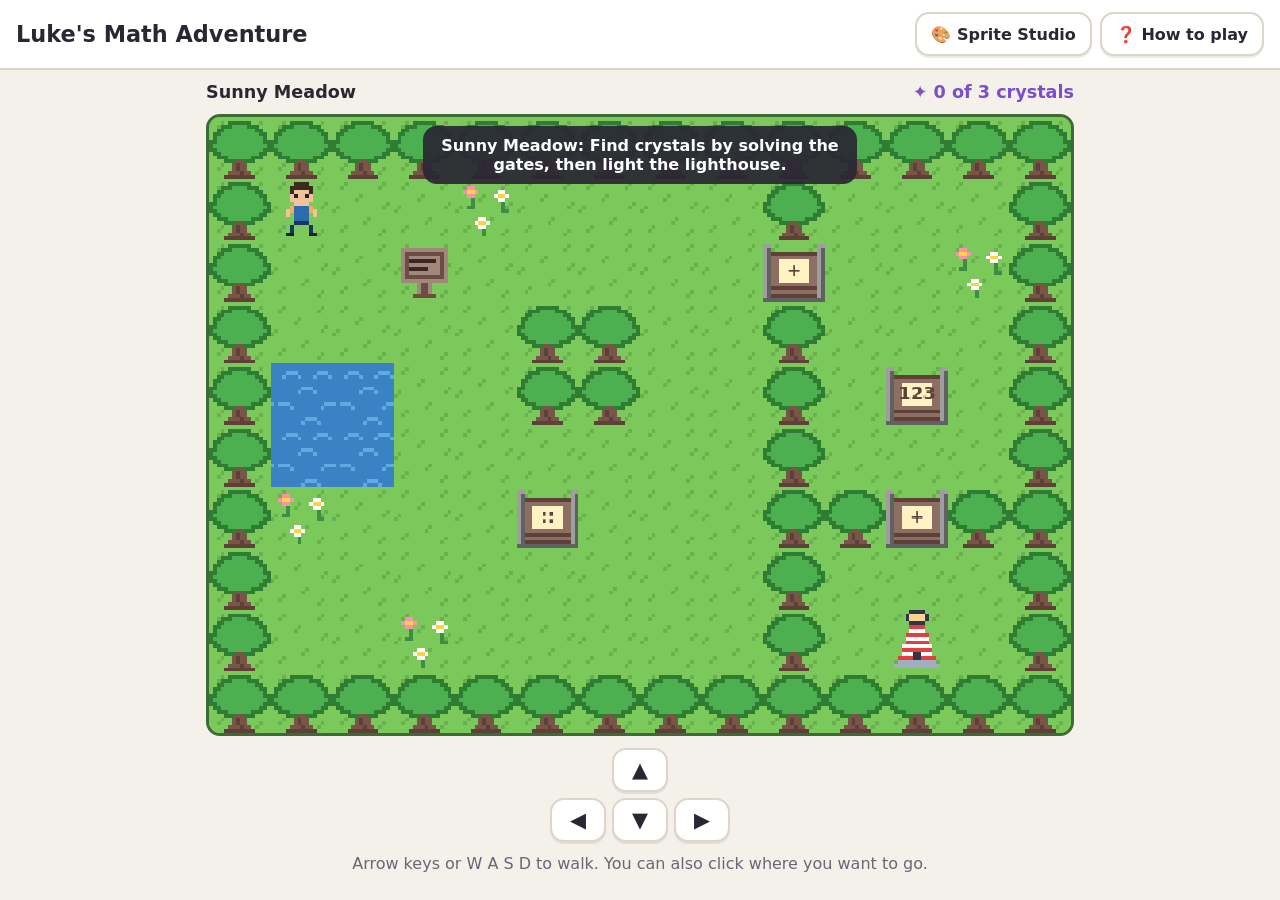
<file: index.html>
<!doctype html>
<html lang="en">
<head>
  <meta charset="utf-8">
  <meta name="viewport" content="width=device-width, initial-scale=1">
  <title>Luke's Math Adventure</title>
  <link rel="stylesheet" href="css/lab.css">
</head>
<body class="game-page">
  <header class="topbar">
    <h1>Luke's Math Adventure</h1>
    <nav>
      <a class="btn" href="studio.html">🎨 Sprite Studio</a>
      <button id="help-btn" class="btn" type="button">❓ How to play</button>
    </nav>
  </header>

  <main class="game-layout">
    <section class="hud">
      <span id="level-name" class="level-name"></span>
      <span id="crystal-count" class="crystal-count" aria-live="polite"></span>
    </section>

    <div class="stage">
      <canvas id="game" aria-label="Island map. Use the arrow keys to walk."></canvas>
      <div id="toast" class="toast" hidden></div>
    </div>

    <div class="pad" aria-label="Walk buttons">
      <button class="btn pad-up" type="button" data-move="up" aria-label="Walk up">▲</button>
      <button class="btn pad-left" type="button" data-move="left" aria-label="Walk left">◀</button>
      <button class="btn pad-down" type="button" data-move="down" aria-label="Walk down">▼</button>
      <button class="btn pad-right" type="button" data-move="right" aria-label="Walk right">▶</button>
    </div>
    <p class="tip">Arrow keys or W A S D to walk. You can also click where you want to go.</p>
  </main>

  <div id="overlay" class="overlay" hidden>
    <div id="panel" class="panel" role="dialog" aria-modal="true"></div>
  </div>

  <script type="module" src="src/game/main.js"></script>
</body>
</html>
</file>
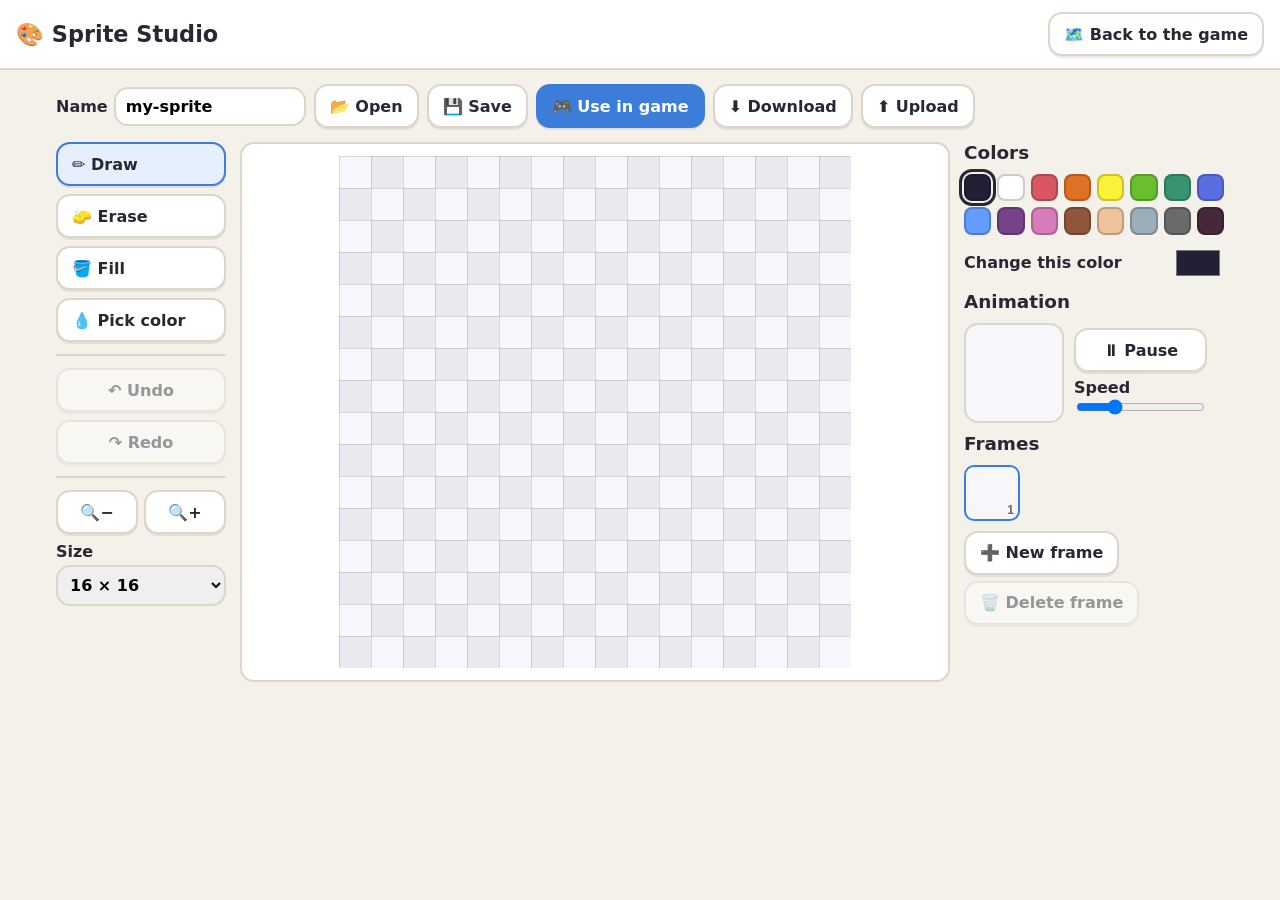
<file: studio.html>
<!doctype html>
<html lang="en">
<head>
  <meta charset="utf-8">
  <meta name="viewport" content="width=device-width, initial-scale=1">
  <title>Sprite Studio</title>
  <link rel="stylesheet" href="css/lab.css">
</head>
<body class="studio-page">
  <header class="topbar">
    <h1>🎨 Sprite Studio</h1>
    <nav>
      <a class="btn" href="index.html">🗺️ Back to the game</a>
    </nav>
  </header>

  <main class="studio">
    <section class="files">
      <label class="name-field">Name <input id="sprite-name" type="text" maxlength="30" spellcheck="false"></label>
      <button id="open-btn" class="btn" type="button">📂 Open</button>
      <button id="save-btn" class="btn" type="button">💾 Save</button>
      <button id="use-btn" class="btn primary" type="button">🎮 Use in game</button>
      <button id="download-btn" class="btn" type="button">⬇️ Download</button>
      <label class="btn" for="upload-input">⬆️ Upload</label>
      <input id="upload-input" type="file" accept=".json,application/json" hidden>
    </section>

    <aside class="tools" aria-label="Tools">
      <button class="btn tool" type="button" data-tool="pencil" title="Draw (B)">✏️ Draw</button>
      <button class="btn tool" type="button" data-tool="eraser" title="Erase (E)">🧽 Erase</button>
      <button class="btn tool" type="button" data-tool="fill" title="Fill (F)">🪣 Fill</button>
      <button class="btn tool" type="button" data-tool="picker" title="Pick a color from the picture (I)">💧 Pick color</button>
      <hr>
      <button id="undo-btn" class="btn" type="button" title="Undo (⌘Z)">↶ Undo</button>
      <button id="redo-btn" class="btn" type="button" title="Redo (⇧⌘Z)">↷ Redo</button>
      <hr>
      <div class="zoom">
        <button id="zoom-out" class="btn" type="button" aria-label="Zoom out">🔍−</button>
        <button id="zoom-in" class="btn" type="button" aria-label="Zoom in">🔍+</button>
      </div>
      <label class="size-field">Size
        <select id="size-select">
          <option value="8">8 × 8</option>
          <option value="16">16 × 16</option>
          <option value="24">24 × 24</option>
          <option value="32">32 × 32</option>
        </select>
      </label>
    </aside>

    <section class="canvas-wrap">
      <canvas id="editor" aria-label="Drawing grid"></canvas>
    </section>

    <aside class="side">
      <h2>Colors</h2>
      <div id="palette" class="palette"></div>
      <label class="color-edit">Change this color <input id="color-input" type="color"></label>

      <h2>Animation</h2>
      <div class="preview-row">
        <canvas id="preview" width="96" height="96" aria-label="Animation preview"></canvas>
        <div class="preview-controls">
          <button id="play-btn" class="btn" type="button">⏸ Pause</button>
          <label>Speed <input id="fps" type="range" min="1" max="12"></label>
        </div>
      </div>

      <h2>Frames</h2>
      <div id="frames" class="frames"></div>
      <div class="frame-actions">
        <button id="add-frame" class="btn" type="button">➕ New frame</button>
        <button id="delete-frame" class="btn" type="button">🗑️ Delete frame</button>
      </div>
    </aside>
  </main>

  <div id="overlay" class="overlay" hidden>
    <div id="panel" class="panel" role="dialog" aria-modal="true"></div>
  </div>
  <div id="toast" class="toast" hidden></div>

  <script type="module" src="src/studio/main.js"></script>
</body>
</html>
</file>
<file: css/lab.css>
/* Luke's Math Adventure Lab: shared styles for the game and the studio. */

:root {
  --bg: #f4f1ea;
  --surface: #ffffff;
  --ink: #2a2633;
  --muted: #6b6578;
  --line: #ddd6c8;
  --accent: #3b7dd8;
  --accent-ink: #ffffff;
  --good: #2f855a;
  --soft: #fff8e1;
  --crystal: #7c4dcc;
  --radius: 14px;
  --shadow: 0 2px 0 rgba(0, 0, 0, 0.08);
  font-family: ui-rounded, "SF Pro Rounded", system-ui, -apple-system, "Segoe UI", sans-serif;
  color: var(--ink);
}

* { box-sizing: border-box; }

body {
  margin: 0;
  background: var(--bg);
  min-height: 100vh;
}

h1, h2, h3 { margin: 0; line-height: 1.2; }
h1 { font-size: 1.4rem; }
h2 { font-size: 1.15rem; }
h3 { font-size: 1rem; margin-top: 12px; color: var(--muted); }

.btn {
  display: inline-flex;
  align-items: center;
  justify-content: center;
  gap: 6px;
  min-height: 44px;
  padding: 8px 14px;
  border: 2px solid var(--line);
  border-radius: var(--radius);
  background: var(--surface);
  color: var(--ink);
  font: inherit;
  font-size: 1rem;
  font-weight: 600;
  text-decoration: none;
  cursor: pointer;
  box-shadow: var(--shadow);
}
.btn:hover { border-color: var(--accent); }
.btn:focus-visible { outline: 3px solid var(--accent); outline-offset: 2px; }
.btn:disabled { opacity: 0.45; cursor: default; }
.btn.primary { background: var(--accent); border-color: var(--accent); color: var(--accent-ink); }
.btn.selected { border-color: var(--accent); background: #e6f0fc; }

.topbar {
  display: flex;
  flex-wrap: wrap;
  align-items: center;
  justify-content: space-between;
  gap: 10px;
  padding: 12px 16px;
  background: var(--surface);
  border-bottom: 2px solid var(--line);
}
.topbar nav { display: flex; gap: 8px; flex-wrap: wrap; }

.muted { color: var(--muted); }

/* ---------- game ---------- */

.game-layout {
  max-width: 900px;
  margin: 0 auto;
  padding: 12px 16px 24px;
  display: grid;
  gap: 12px;
}

.hud {
  display: flex;
  justify-content: space-between;
  align-items: center;
  gap: 12px;
  font-size: 1.1rem;
  font-weight: 700;
}
.crystal-count { color: var(--crystal); }
.crystal-count::before { content: "✦ "; }

.stage { position: relative; }
#game {
  display: block;
  width: 100%;
  height: auto;
  image-rendering: pixelated;
  border-radius: var(--radius);
  border: 3px solid #3d6b35;
  background: #7cc95b;
  cursor: pointer;
}
#game:focus { outline: none; }

.pad {
  display: grid;
  grid-template-columns: repeat(3, 56px);
  grid-template-areas: ". up ." "left down right";
  gap: 6px;
  justify-content: center;
}
.pad .btn { font-size: 1.3rem; padding: 0; }
.pad-up { grid-area: up; }
.pad-left { grid-area: left; }
.pad-down { grid-area: down; }
.pad-right { grid-area: right; }

.tip { text-align: center; color: var(--muted); margin: 0; }

.toast {
  position: absolute;
  left: 50%;
  top: 12px;
  transform: translateX(-50%);
  max-width: calc(100% - 24px);
  padding: 10px 16px;
  background: rgba(42, 38, 51, 0.92);
  color: #fff;
  border-radius: var(--radius);
  font-weight: 600;
  text-align: center;
  pointer-events: none;
}
.studio-page .toast { position: fixed; top: auto; bottom: 20px; }

/* ---------- panels (puzzles, signs, menus) ---------- */

.overlay {
  position: fixed;
  inset: 0;
  display: grid;
  place-items: center;
  padding: 16px;
  background: rgba(30, 25, 40, 0.45);
  z-index: 10;
}
.overlay[hidden], .toast[hidden] { display: none; }

.panel {
  width: min(560px, 100%);
  max-height: calc(100vh - 32px);
  overflow: auto;
  padding: 20px;
  background: var(--surface);
  border-radius: 20px;
  box-shadow: 0 10px 40px rgba(0, 0, 0, 0.25);
  display: grid;
  gap: 12px;
}
.panel p { margin: 0; font-size: 1.1rem; line-height: 1.45; }
.panel .prompt { font-size: 1.5rem; font-weight: 800; text-align: center; }
.panel .explain { font-size: 1.3rem; font-weight: 700; color: var(--good); text-align: center; }
.actions { display: flex; flex-wrap: wrap; gap: 8px; justify-content: flex-end; }

.choices { display: grid; grid-template-columns: repeat(4, 1fr); gap: 10px; }
.choice { font-size: 1.5rem; min-height: 64px; }
.choice.not-this { text-decoration: line-through; }
.feedback { min-height: 1.4em; text-align: center; color: var(--muted); }

.hints { display: grid; gap: 8px; }
.hint { background: var(--soft); border-radius: var(--radius); padding: 10px 12px; display: grid; gap: 8px; }

.visual { display: flex; flex-wrap: wrap; gap: 8px; justify-content: center; align-items: center; }
.visual-equation .term, .visual-equation .slot, .visual-sequence .stone, .visual-sequence .slot {
  min-width: 52px;
  padding: 8px 10px;
  border-radius: 12px;
  font-size: 1.6rem;
  font-weight: 800;
  text-align: center;
}
.visual-equation .term { background: transparent; }
.visual-sequence .stone { background: #e8e2d4; }
.slot { border: 3px dashed var(--accent); color: var(--accent); }
.visual-array { display: grid; gap: 4px; justify-content: center; max-width: 100%; }
.visual-dots { gap: 4px; }
.dot { width: 18px; height: 18px; border-radius: 50%; display: inline-block; }
.dot.filled { background: var(--crystal); }
.dot.empty { border: 2px solid var(--crystal); }

.crystal-icon { image-rendering: pixelated; justify-self: center; }
.crystal-icon.big { width: 64px; height: 64px; }
.crystal-icon.small { width: 28px; height: 28px; }

/* ---------- sprite studio ---------- */

.studio {
  display: grid;
  grid-template-columns: 170px minmax(0, 1fr) 260px;
  grid-template-areas: "files files files" "tools canvas side";
  gap: 14px;
  padding: 14px 16px 24px;
  max-width: 1200px;
  margin: 0 auto;
}
.files { grid-area: files; display: flex; flex-wrap: wrap; gap: 8px; align-items: center; }
.name-field { display: flex; align-items: center; gap: 6px; font-weight: 700; }
.name-field input {
  font: inherit;
  font-size: 1rem;
  padding: 8px 10px;
  border: 2px solid var(--line);
  border-radius: var(--radius);
  width: 12em;
}

.tools { grid-area: tools; display: flex; flex-direction: column; gap: 8px; }
.tools hr { width: 100%; border: none; border-top: 2px solid var(--line); margin: 4px 0; }
.tool { justify-content: flex-start; }
.zoom { display: flex; gap: 6px; }
.zoom .btn { flex: 1; }
.size-field { display: grid; gap: 4px; font-weight: 700; }
.size-field select { font: inherit; padding: 8px; border-radius: var(--radius); border: 2px solid var(--line); }

.canvas-wrap {
  grid-area: canvas;
  display: grid;
  place-items: center;
  overflow: auto;
  background: var(--surface);
  border: 2px solid var(--line);
  border-radius: var(--radius);
  padding: 12px;
  min-height: 320px;
}
#editor { touch-action: none; cursor: crosshair; image-rendering: pixelated; }
#editor[data-tool="fill"] { cursor: cell; }

.side { grid-area: side; display: grid; gap: 10px; align-content: start; }
.palette { display: grid; grid-template-columns: repeat(8, 1fr); gap: 6px; }
.swatch {
  aspect-ratio: 1;
  border: 2px solid rgba(0, 0, 0, 0.2);
  border-radius: 8px;
  cursor: pointer;
  padding: 0;
}
.swatch.selected { outline: 3px solid var(--ink); outline-offset: 2px; }
.color-edit { display: flex; align-items: center; justify-content: space-between; gap: 8px; font-weight: 600; }
.color-edit input { width: 52px; height: 36px; border: none; background: none; }

.preview-row { display: flex; gap: 10px; align-items: center; }
#preview { background: #f7f7fb; border: 2px solid var(--line); border-radius: var(--radius); image-rendering: pixelated; }
.preview-controls { display: grid; gap: 6px; }
.preview-controls label { display: grid; font-weight: 600; }

.frames { display: flex; flex-wrap: wrap; gap: 6px; }
.frame-thumb {
  position: relative;
  padding: 2px;
  border: 2px solid var(--line);
  border-radius: 10px;
  background: #f7f7fb;
  cursor: pointer;
}
.frame-thumb.selected { border-color: var(--accent); }
.frame-thumb canvas { display: block; image-rendering: pixelated; }
.frame-thumb span { position: absolute; right: 4px; bottom: 2px; font-size: 0.75rem; font-weight: 700; color: var(--muted); }
.frame-actions { display: flex; gap: 6px; flex-wrap: wrap; }

.open-list { display: flex; flex-wrap: wrap; gap: 8px; }

@media (max-width: 900px) {
  .studio {
    grid-template-columns: minmax(0, 1fr);
    grid-template-areas: "files" "tools" "canvas" "side";
  }
  .tools { flex-direction: row; flex-wrap: wrap; }
  .tools hr { display: none; }
}

@media (max-width: 520px) {
  .choices { grid-template-columns: repeat(2, 1fr); }
  h1 { font-size: 1.15rem; }
}
</file>
